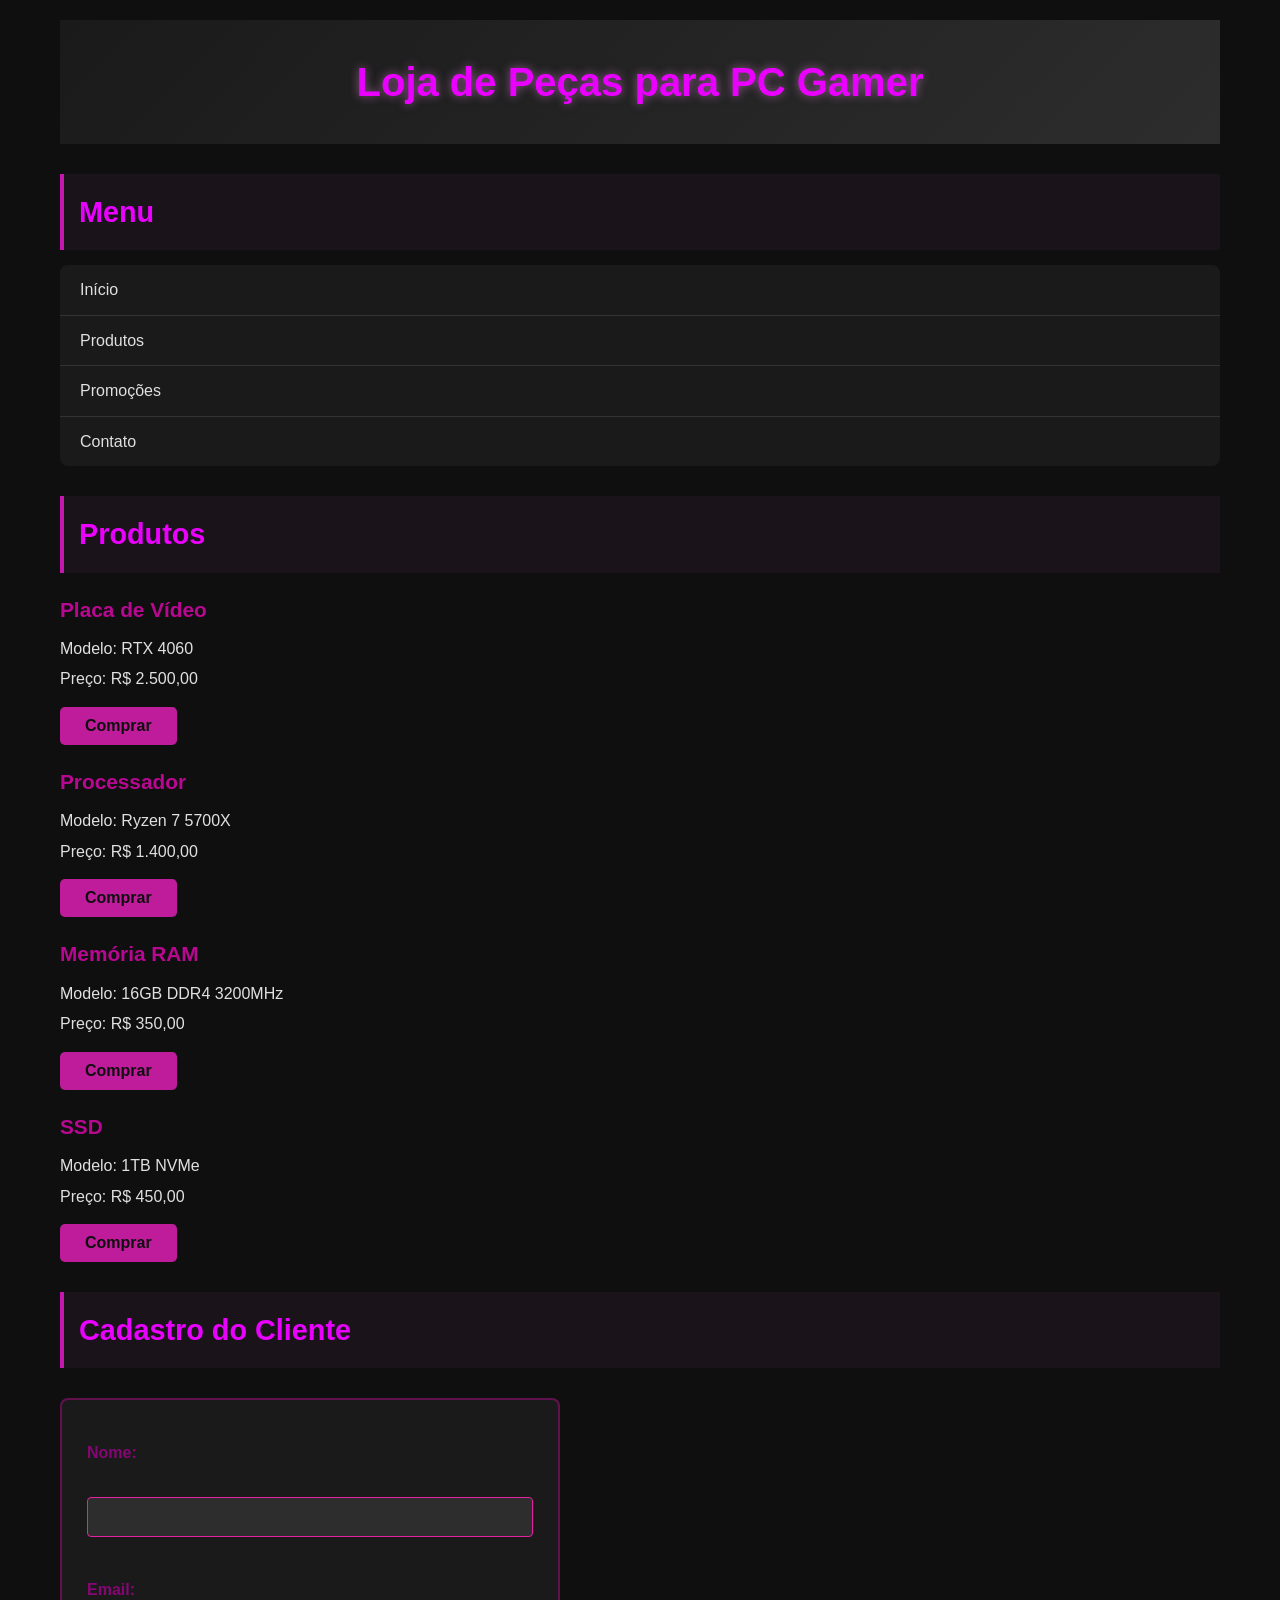
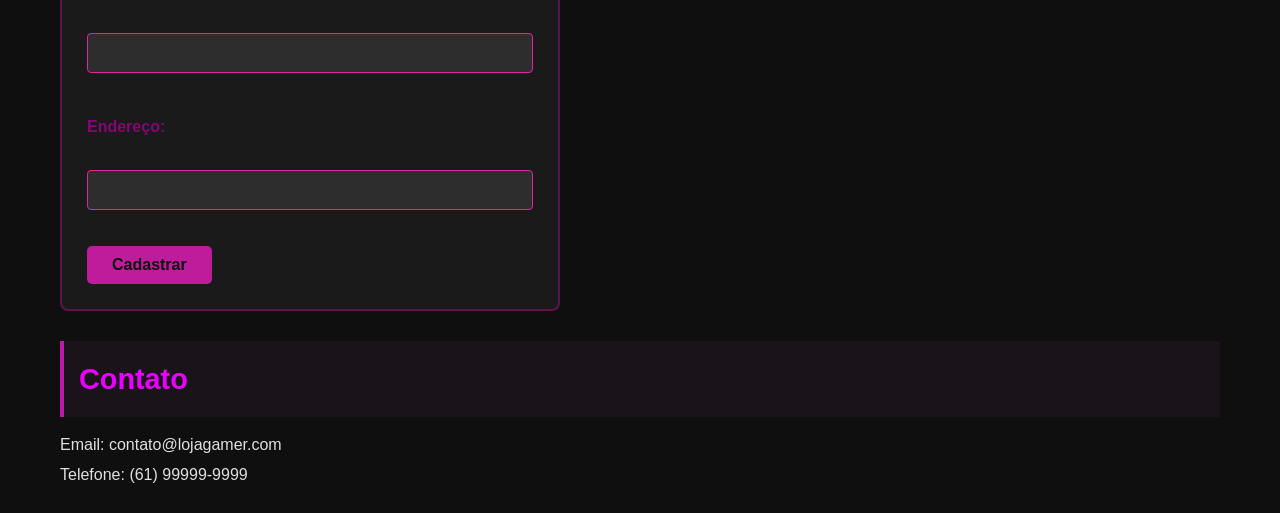
<file: ALura imersão/index.html>
<!DOCTYPE html>
<html lang="pt-BR">
<head>
    <meta charset="UTF-8">
    <title>Loja Gamer</title>
    <link rel="stylesheet" href="style.css">
</head>

<body>

    <h1>Loja de Peças para PC Gamer</h1>

    <h2>Menu</h2>
    <ul>
        <li>Início</li>
        <li>Produtos</li>
        <li>Promoções</li>
        <li>Contato</li>
    </ul>

    <h2>Produtos</h2>

    <h3>Placa de Vídeo</h3>
    <p>Modelo: RTX 4060</p>
    <p>Preço: R$ 2.500,00</p>
    <button>Comprar</button>

    <h3>Processador</h3>
    <p>Modelo: Ryzen 7 5700X</p>
    <p>Preço: R$ 1.400,00</p>
    <button>Comprar</button>

    <h3>Memória RAM</h3>
    <p>Modelo: 16GB DDR4 3200MHz</p>
    <p>Preço: R$ 350,00</p>
    <button>Comprar</button>

    <h3>SSD</h3>
    <p>Modelo: 1TB NVMe</p>
    <p>Preço: R$ 450,00</p>
    <button>Comprar</button>

    <h2>Cadastro do Cliente</h2>

    <form>
        <label>Nome:</label><br>
        <input type="text"><br><br>

        <label>Email:</label><br>
        <input type="email"><br><br>

        <label>Endereço:</label><br>
        <input type="text"><br><br>

        <button type="submit">Cadastrar</button>
    </form>

    <h2>Contato</h2>
    <p>Email: contato@lojagamer.com</p>
    <p>Telefone: (61) 99999-9999</p>

</body>
</html>
</file>
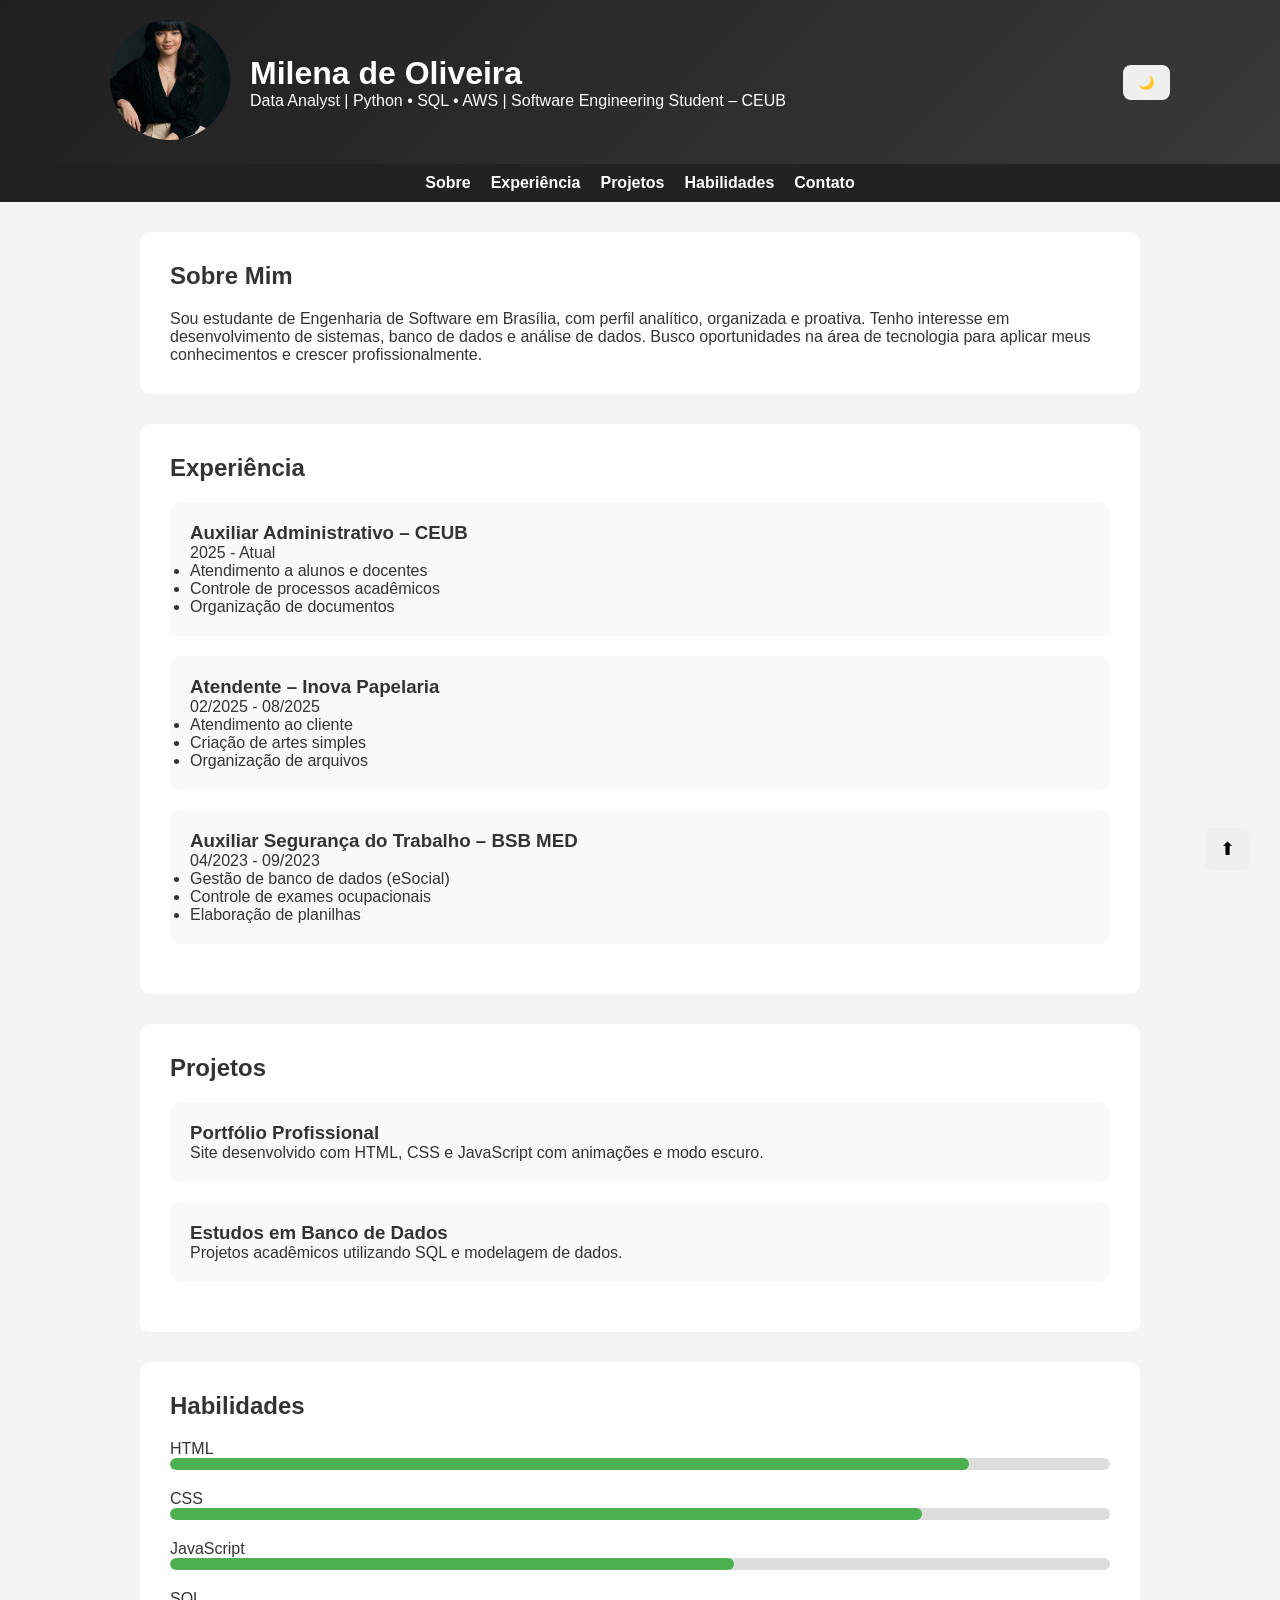
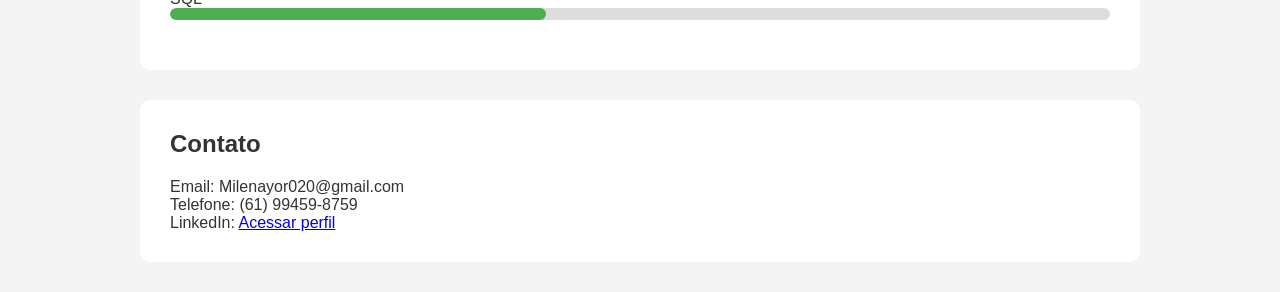
<file: portifolio.mimi/index.html>
<!DOCTYPE html>
<html lang="pt-BR">

<head>
<meta charset="UTF-8">
<meta name="viewport" content="width=device-width, initial-scale=1.0">
<title>Portfólio | Milena de Oliveira Alves</title>

<link rel="stylesheet" href="style.css">
</head>

<body>

<header>

<div class="container header-content">

<div class="profile">
<img src="foto.jpg" alt="Foto de Milena">
</div>

<div class="intro">
<h1 id="typing"></h1>

<p>
Data Analyst | Python • SQL • AWS | Software Engineering Student – CEUB
</p>
</div>

<button id="toggle-dark">🌙</button>

</div>

<nav>
<ul>
<li><a href="#sobre">Sobre</a></li>
<li><a href="#experiencia">Experiência</a></li>
<li><a href="#projetos">Projetos</a></li>
<li><a href="#habilidades">Habilidades</a></li>
<li><a href="#contato">Contato</a></li>
</ul>
</nav>

</header>


<section id="sobre" class="hidden">

<h2>Sobre Mim</h2>

<p>
Sou estudante de Engenharia de Software em Brasília,
com perfil analítico, organizada e proativa.

Tenho interesse em desenvolvimento de sistemas,
banco de dados e análise de dados.

Busco oportunidades na área de tecnologia para
aplicar meus conhecimentos e crescer profissionalmente.
</p>

</section>


<section id="experiencia" class="hidden">

<h2>Experiência</h2>

<div class="card">

<h3>Auxiliar Administrativo – CEUB</h3>
<p>2025 - Atual</p>

<ul>
<li>Atendimento a alunos e docentes</li>
<li>Controle de processos acadêmicos</li>
<li>Organização de documentos</li>
</ul>

</div>


<div class="card">

<h3>Atendente – Inova Papelaria</h3>
<p>02/2025 - 08/2025</p>

<ul>
<li>Atendimento ao cliente</li>
<li>Criação de artes simples</li>
<li>Organização de arquivos</li>
</ul>

</div>


<div class="card">

<h3>Auxiliar Segurança do Trabalho – BSB MED</h3>
<p>04/2023 - 09/2023</p>

<ul>
<li>Gestão de banco de dados (eSocial)</li>
<li>Controle de exames ocupacionais</li>
<li>Elaboração de planilhas</li>
</ul>

</div>

</section>


<section id="projetos" class="hidden">

<h2>Projetos</h2>

<div class="card">

<h3>Portfólio Profissional</h3>

<p>
Site desenvolvido com HTML, CSS e JavaScript
com animações e modo escuro.
</p>

</div>

<div class="card">

<h3>Estudos em Banco de Dados</h3>

<p>
Projetos acadêmicos utilizando SQL
e modelagem de dados.
</p>

</div>

</section>


<section id="habilidades" class="hidden">

<h2>Habilidades</h2>

<div class="skill">
<p>HTML</p>
<div class="bar">
<div class="progress html"></div>
</div>
</div>

<div class="skill">
<p>CSS</p>
<div class="bar">
<div class="progress css"></div>
</div>
</div>

<div class="skill">
<p>JavaScript</p>
<div class="bar">
<div class="progress js"></div>
</div>
</div>

<div class="skill">
<p>SQL</p>
<div class="bar">
<div class="progress sql"></div>
</div>
</div>

</section>


<section id="contato" class="hidden">

<h2>Contato</h2>

<p>Email: Milenayor020@gmail.com</p>

<p>Telefone: (61) 99459-8759</p>

<p>
LinkedIn:
<a href="https://www.linkedin.com" target="_blank">
Acessar perfil
</a>
</p>

</section>

<button id="topBtn">⬆</button>

<script src="script.js"></script>

</body>
</html>
</file>
<file: ALura imersão/style.css>
* {
    margin: 0;
    padding: 0;
    box-sizing: border-box;
}

body {
    font-family: 'Segoe UI', Tahoma, Geneva, Verdana, sans-serif;
    background-color: #0f0f0f;
    color: #e0e0e0;
    line-height: 1.6;
}

h1 {
    font-size: 2.5rem;
    color: #ea00ff;
    text-align: center;
    padding: 30px 20px;
    background: linear-gradient(135deg, #1a1a1a 0%, #2d2d2d 100%);
    margin-bottom: 30px;
    text-shadow: 0 0 10px rgba(245, 148, 237, 0.5);
}

h2 {
    font-size: 1.8rem;
    color:#ea00ff;
    margin-top: 30px;
    margin-bottom: 15px;
    padding: 15px;
    border-left: 4px solid #c417ad;
    background-color: rgba(231, 98, 202, 0.05);
}

h3 {
    font-size: 1.3rem;
    color: #b80892;
    margin: 20px 0 10px 0;
}

p {
    margin: 5px 0;
    font-size: 1rem;
}

ul {
    list-style: none;
    background-color: #1a1a1a;
    border-radius: 8px;
    overflow: hidden;
    margin-bottom: 20px;
}

li {
    padding: 12px 20px;
    border-bottom: 1px solid #333;
    cursor: pointer;
    transition: all 0.3s ease;
}

li:last-child {
    border-bottom: none;
}

li:hover {
    background-color: rgba(255, 2, 213, 0.1);
    padding-left: 30px;
    color: #bb0885;
}

button {
    background-color: #be1c9b;
    color: #0f0f0f;
    border: none;
    padding: 10px 25px;
    font-size: 1rem;
    font-weight: bold;
    border-radius: 5px;
    cursor: pointer;
    transition: all 0.3s ease;
    margin-top: 10px;
}

button:hover {
    background-color: #df1fc5;
    transform: scale(1.05);
    box-shadow: 0 0 15px rgba(235, 69, 199, 0.5);
}

button:active {
    transform: scale(0.98);
}

form {
    background-color: #1a1a1a;
    padding: 25px;
    border-radius: 8px;
    max-width: 500px;
    margin: 30px 0;
    border: 2px solid rgba(255, 0, 200, 0.3);
}

label {
    display: block;
    margin-top: 15px;
    color: #850674;
    font-weight: bold;
}

input {
    width: 100%;
    padding: 10px;
    margin-top: 5px;
    background-color: #2d2d2d;
    border: 1px solid #e422a3;
    color: #e0e0e0;
    border-radius: 4px;
    font-size: 1rem;
    transition: all 0.3s ease;
}

input:focus {
    outline: none;
    background-color: #333;
    border-color: #ec24e2;
    box-shadow: 0 0 10px rgba(241, 23, 248, 0.5);
}

body {
    max-width: 1200px;
    margin: 0 auto;
    padding: 20px;
}
</file>
<file: portifolio.mimi/style.css>
*{
margin:0;
padding:0;
box-sizing:border-box;
font-family:Arial, Helvetica, sans-serif;
}

html{
scroll-behavior:smooth;
}

body{
background:#f4f4f4;
color:#333;
transition:0.3s;
}

.container{
max-width:1100px;
margin:auto;
padding:20px;
}

header{
background:linear-gradient(135deg,#1f1f1f,#3a3a3a);
color:white;
}

.header-content{
display:flex;
align-items:center;
gap:20px;
padding:20px;
}

.profile img{
width:120px;
height:120px;
border-radius:50%;
object-fit:cover;
}

nav{
background:#222;
}

nav ul{
display:flex;
justify-content:center;
list-style:none;
}

nav li{
margin:10px;
}

nav a{
color:white;
text-decoration:none;
font-weight:bold;
}

nav a:hover{
color:#4CAF50;
}

section{
background:white;
margin:30px auto;
padding:30px;
border-radius:10px;
max-width:1000px;
}

h2{
margin-bottom:20px;
}

.card{
background:#f9f9f9;
padding:20px;
border-radius:10px;
margin-bottom:20px;
}

.skill{
margin-bottom:20px;
}

.bar{
background:#ddd;
height:12px;
border-radius:10px;
overflow:hidden;
}

.progress{
height:12px;
width:0;
background:#4CAF50;
border-radius:10px;
transition:width 1.5s ease;
}

.progress.html.show{width:85%}
.progress.css.show{width:80%}
.progress.js.show{width:60%}
.progress.sql.show{width:40%}

#toggle-dark{
margin-left:auto;
padding:10px 15px;
border:none;
border-radius:8px;
cursor:pointer;
}

#topBtn{
position:fixed;
bottom:30px;
right:30px;
padding:10px 15px;
border:none;
border-radius:8px;
cursor:pointer;
font-size:18px;
}

.hidden{
opacity:0;
transform:translateY(40px);
transition:all 0.8s;
}

.show{
opacity:1;
transform:translateY(0);
}

/* DARK MODE */

.dark{
background:#121212;
color:white;
}

.dark section{
background:#1e1e1e;
}

.dark .card{
background:#2a2a2a;
}
</file>
